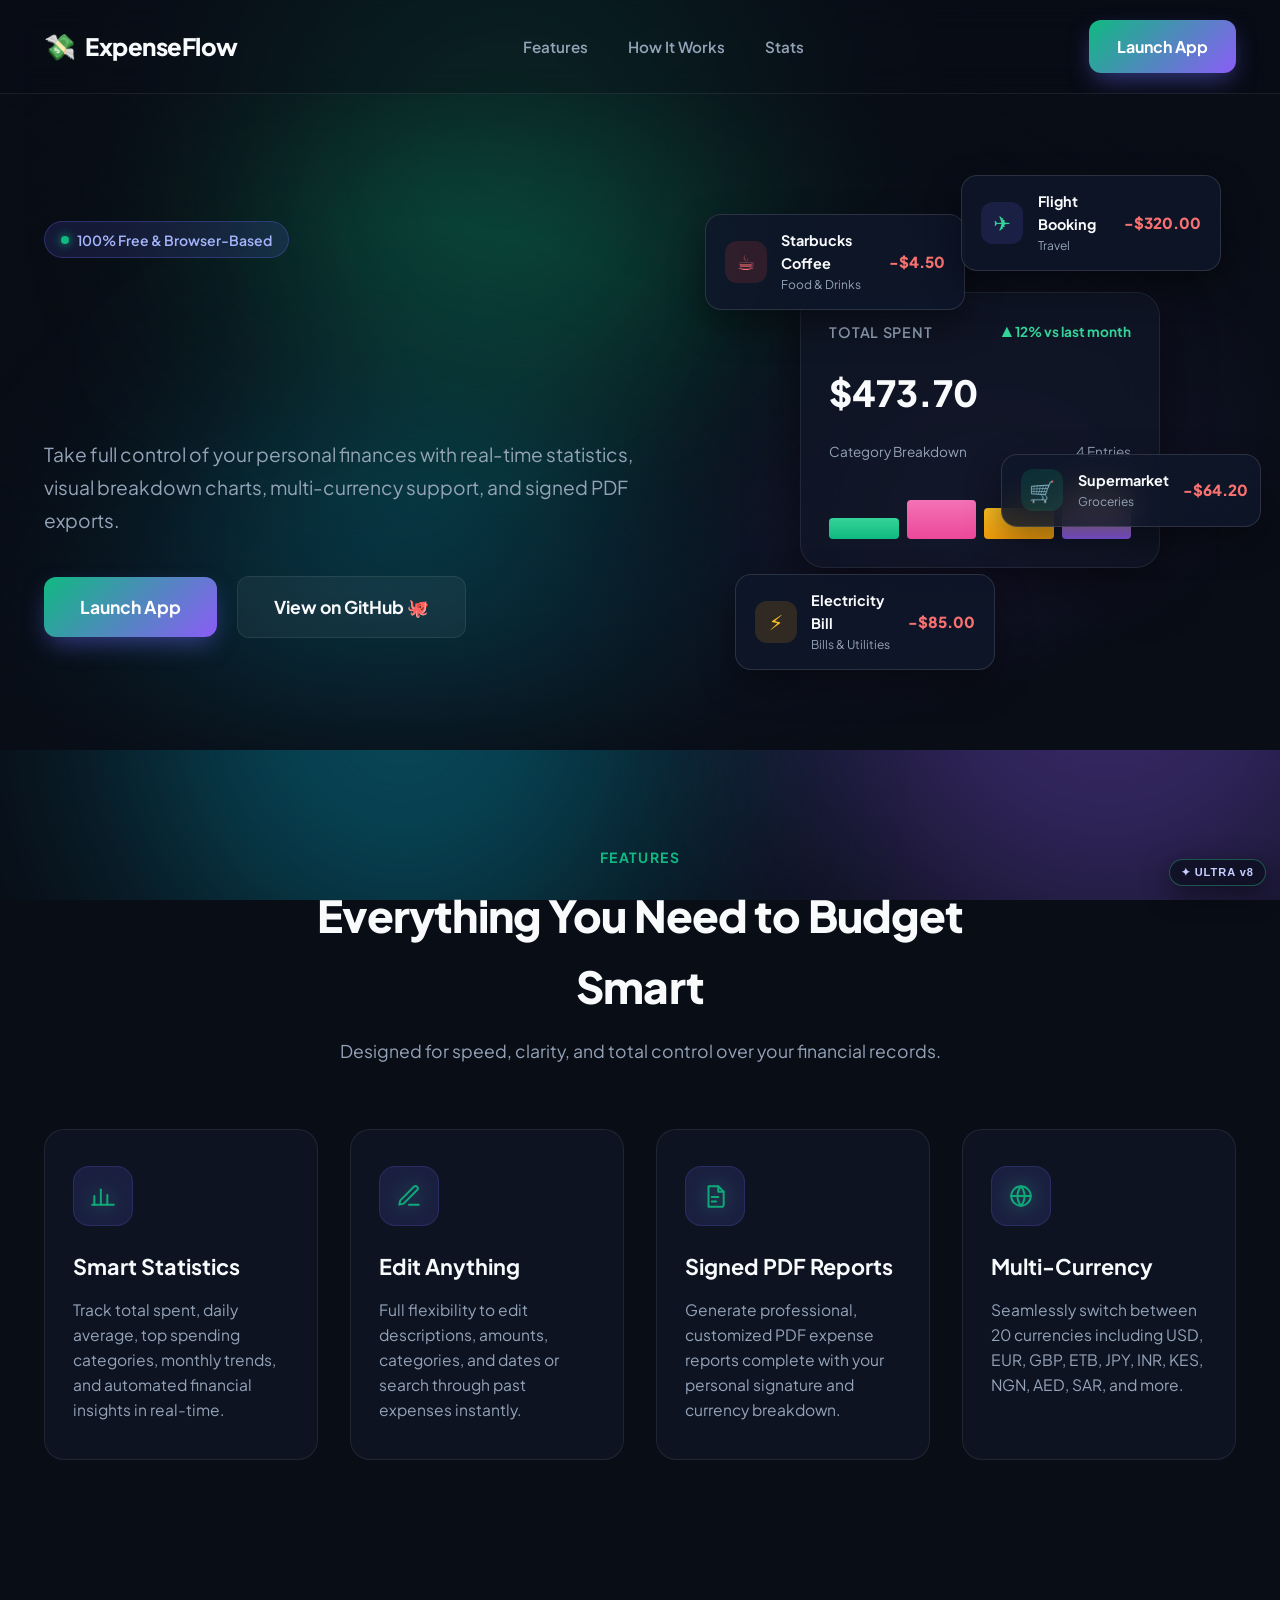
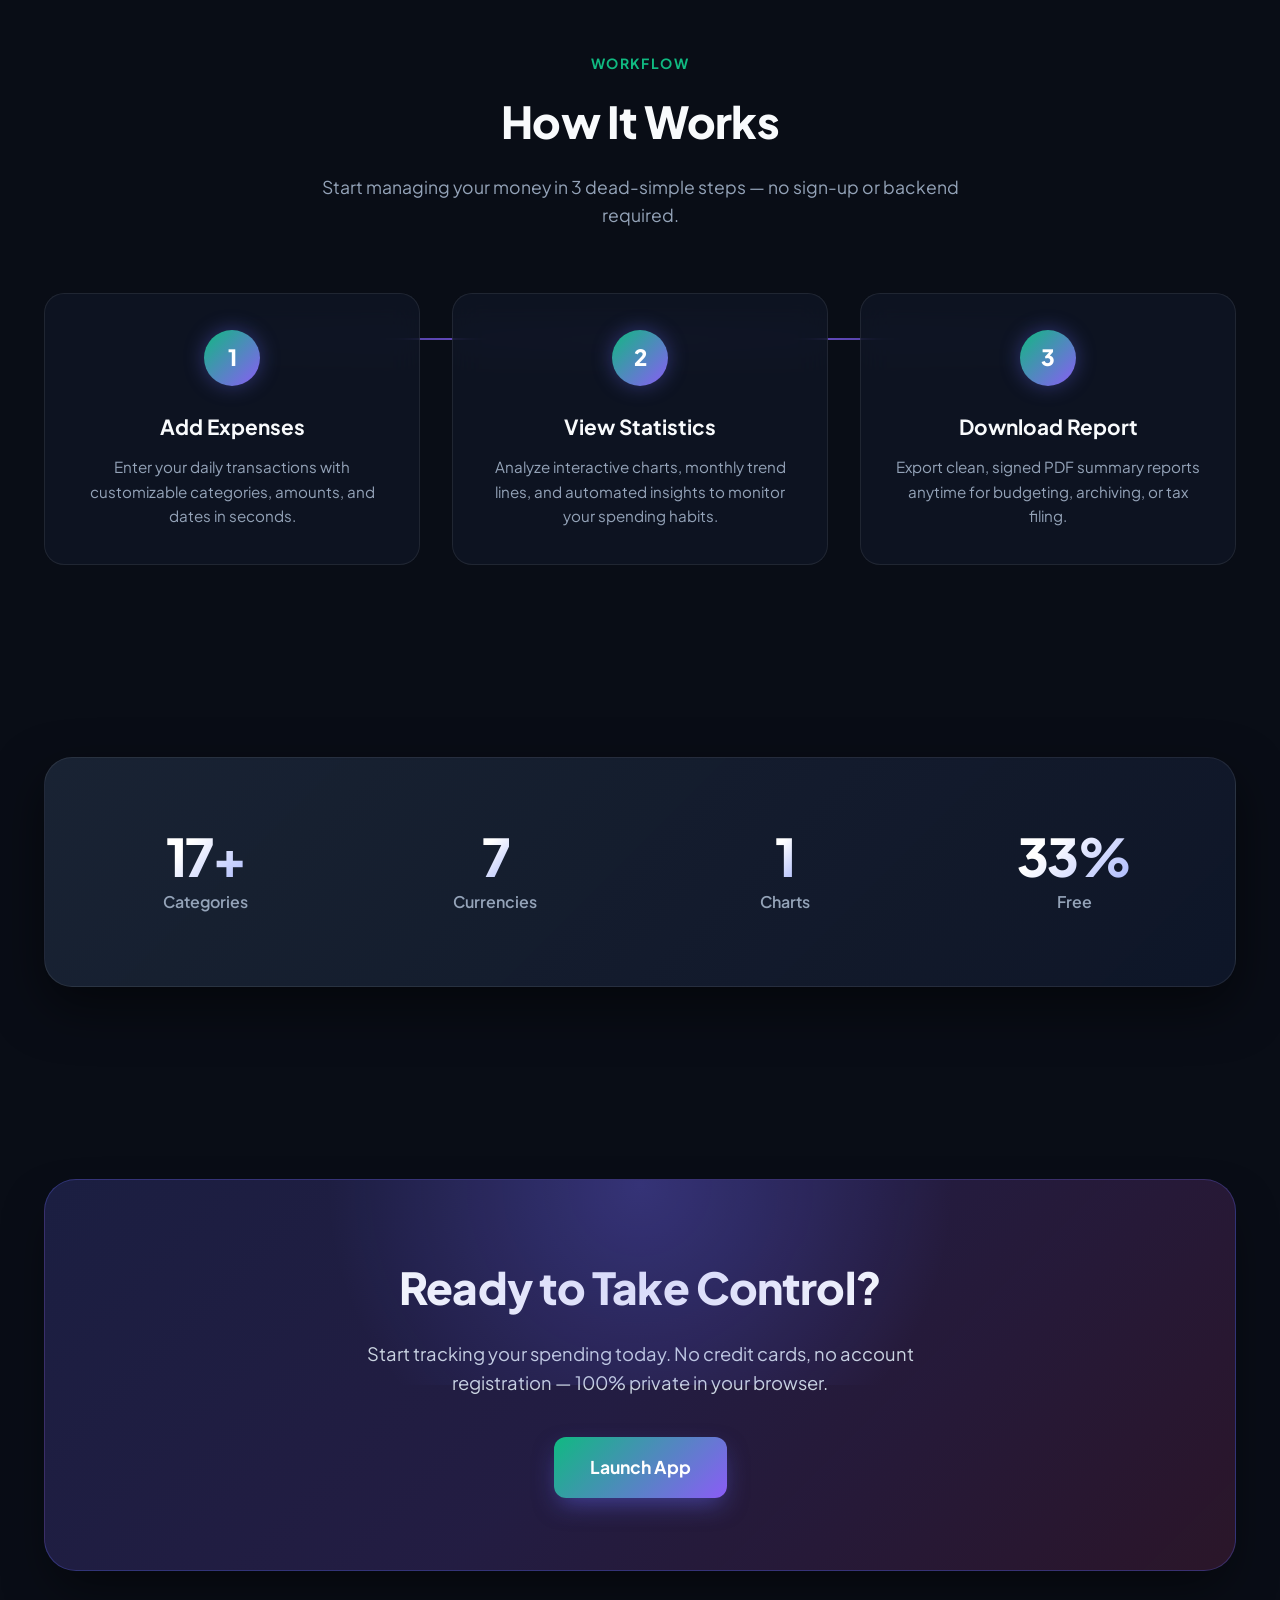
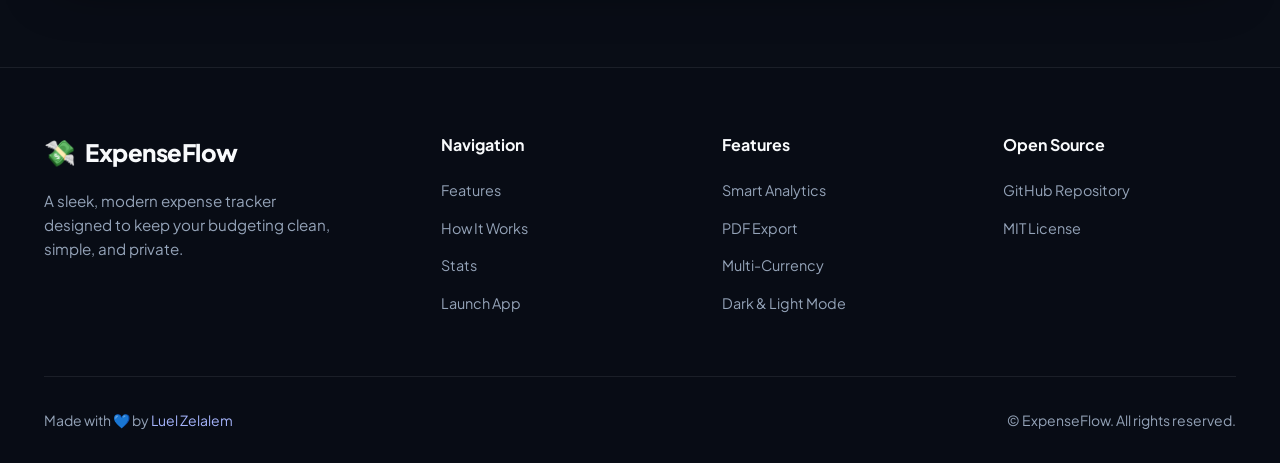
<file: index.html>
<!DOCTYPE html>
<html lang="en">
<head>
  <meta charset="UTF-8" />
  <meta name="viewport" content="width=device-width, initial-scale=1.0" />
  <title>ExpenseFlow — Track Your Spending. Own Your Budget.</title>
  <link rel="stylesheet" href="landing.css?v=8" />
<link rel="stylesheet" href="modern.css?v=8" />
<style>
/* ============ v7 LITE UPGRADES ============ */
.fx-video { position:absolute; inset:0; width:100%; height:100%; object-fit:cover; pointer-events:none; opacity:.4; z-index:0; }
.hero .fx-video { opacity:.5; }
.fx-video-shade { position:absolute; inset:0; pointer-events:none; z-index:1;
  background: radial-gradient(ellipse 80% 70% at 30% 40%, transparent 30%, var(--bg-dark) 95%); }
.hero .container, .navbar, section { position: relative; z-index: 2; }
.feature-icon-wrapper { color: var(--primary, #34d399); font-size: 0; line-height: 0; }
.feature-icon-wrapper svg { filter: drop-shadow(0 0 10px rgba(52,211,153,.55)); opacity:.9; }
/* app page: fixed cinematic video behind everything */
.fx-video-fixed { position: fixed; inset: 0; width: 100vw; height: 100vh; object-fit: cover;
  pointer-events: none; z-index: -1; opacity: .35; filter: brightness(.85) saturate(1.2); }
/* version chip */
#ultra-chip { position: fixed; right: 14px; bottom: 14px; z-index: 2147483000;
  font: 600 11px/1 'Space Grotesk', sans-serif; letter-spacing: 1px; color: #c7cfff;
  background: rgba(10,14,28,.72); border: 1px solid rgba(52,211,153,.35);
  padding: 7px 11px; border-radius: 999px; backdrop-filter: blur(10px);
  box-shadow: 0 8px 26px rgba(0,0,0,.5); pointer-events: none; }
</style>
<script type="speculationrules">{"prefetch":[{"source":"document","where":{"href_matches":"/*"},"eagerness":"conservative"}]}</script>
<style>[data-theme="light"] .fx-video, [data-theme="light"] .fx-video-fixed { opacity: .1 !important; filter: saturate(1.4); }</style>
</head>
<body>

  <!-- Ambient Background Glow Orbs -->
  <div class="bg-glow-container" aria-hidden="true">
    <div class="glow-orb glow-orb-1"></div>
    <div class="glow-orb glow-orb-2"></div>
    <div class="glow-orb glow-orb-3"></div>
  </div>

  <!-- Sticky Navbar -->
  <nav class="navbar">
    <div class="container nav-container">
      <a href="#" class="logo">
        <span class="logo-icon">💸</span>
        <span>ExpenseFlow</span>
      </a>

      <ul class="nav-links">
        <li><a href="#features">Features</a></li>
        <li><a href="#how-it-works">How It Works</a></li>
        <li><a href="#stats">Stats</a></li>
      </ul>

      <div class="nav-actions">
        <a href="login.html" class="btn btn-primary">Launch App</a>
        <button class="nav-toggle" aria-label="Toggle Navigation">☰</button>
      </div>
    </div>
  </nav>

  <!-- Hero Section -->
  <section class="hero">
    <video class="fx-video" autoplay muted loop playsinline preload="metadata" disablepictureinpicture aria-hidden="true"><source src="assets/bg-video.mp4" type="video/mp4"></video>
    <div class="fx-video-shade"></div>
    <div class="container hero-grid">
      <div class="hero-content reveal">
        <div class="badge">
          <span class="badge-dot"></span>
          <span>100% Free & Browser-Based</span>
        </div>
        <h1 class="hero-title">
          <span class="gradient-text">Track Your Spending.</span><br />
          <span class="gradient-text-accent">Own Your Budget.</span>
        </h1>
        <p class="hero-subtitle">
          Take full control of your personal finances with real-time statistics, visual breakdown charts, multi-currency support, and signed PDF exports.
        </p>
        <div class="hero-buttons">
          <a href="login.html" class="btn btn-primary btn-lg">Launch App</a>
          <a href="https://github.com/luelzelalem848-max/expenseflow" target="_blank" rel="noopener" class="btn btn-secondary btn-lg">View on GitHub 🐙</a>
        </div>
      </div>

      <!-- Animated Floating Expense Cards Background Visual -->
      <div class="hero-visual reveal delay-2">
        <!-- Floating Card 1 -->
        <div class="floating-card fc-1">
          <div class="fc-icon" style="background: rgba(239, 68, 68, 0.15); color: #f87171;">☕</div>
          <div class="fc-info">
            <h4>Starbucks Coffee</h4>
            <p>Food & Drinks</p>
          </div>
          <div class="fc-amount neg">-$4.50</div>
        </div>

        <!-- Floating Card 2 -->
        <div class="floating-card fc-2">
          <div class="fc-icon" style="background: rgba(16, 185, 129, 0.15); color: #34d399;">🛒</div>
          <div class="fc-info">
            <h4>Supermarket</h4>
            <p>Groceries</p>
          </div>
          <div class="fc-amount neg">-$64.20</div>
        </div>

        <!-- Floating Card 3 -->
        <div class="floating-card fc-3">
          <div class="fc-icon" style="background: rgba(245, 158, 11, 0.15); color: #fbbf24;">⚡</div>
          <div class="fc-info">
            <h4>Electricity Bill</h4>
            <p>Bills & Utilities</p>
          </div>
          <div class="fc-amount neg">-$85.00</div>
        </div>

        <!-- Floating Card 4 -->
        <div class="floating-card fc-4">
          <div class="fc-icon" style="background: rgba(99, 102, 241, 0.15); color: #34d399;">✈️</div>
          <div class="fc-info">
            <h4>Flight Booking</h4>
            <p>Travel</p>
          </div>
          <div class="fc-amount neg">-$320.00</div>
        </div>

        <!-- Center Summary Glass Card -->
        <div class="visual-center-card">
          <div class="center-card-header">
            <span class="center-card-title">Total Spent</span>
            <span style="font-size: 0.85rem; color: #34d399; font-weight: 700;">▲ 12% vs last month</span>
          </div>
          <div class="center-card-amount">$473.70</div>
          <div style="font-size: 0.85rem; color: var(--text-muted); display: flex; justify-content: space-between;">
            <span>Category Breakdown</span>
            <span>4 Entries</span>
          </div>
          <div class="mini-chart">
            <div class="bar" style="height: 40%; background: linear-gradient(to top, #10b981, #34d399);" title="Food"></div>
            <div class="bar" style="height: 75%; background: linear-gradient(to top, #ec4899, #f472b6);" title="Groceries"></div>
            <div class="bar" style="height: 60%; background: linear-gradient(to top, #f59e0b, #fbbf24);" title="Bills"></div>
            <div class="bar" style="height: 100%; background: linear-gradient(to top, #8b5cf6, #f5b942);" title="Travel"></div>
          </div>
        </div>
      </div>
    </div>
  </section>

  <!-- Features Section -->
  <section id="features" class="section">
    <div class="container">
      <div class="section-header reveal">
        <span class="section-subtitle">Features</span>
        <h2 class="section-title">Everything You Need to Budget Smart</h2>
        <p class="section-desc">Designed for speed, clarity, and total control over your financial records.</p>
      </div>

      <div class="features-grid">
        <!-- Feature 1 -->
        <div class="feature-card reveal delay-1">
          <div class="feature-icon-wrapper"><svg viewBox="0 0 24 24" width="26" height="26" fill="none" stroke="currentColor" stroke-width="1.8" stroke-linecap="round" stroke-linejoin="round" aria-hidden="true"><path d="M4 20v-8"/><path d="M10 20V6"/><path d="M16 20v-9"/><path d="M22 20H2"/></svg></div>
          <h3>Smart Statistics</h3>
          <p>Track total spent, daily average, top spending categories, monthly trends, and automated financial insights in real-time.</p>
        </div>

        <!-- Feature 2 -->
        <div class="feature-card reveal delay-2">
          <div class="feature-icon-wrapper"><svg viewBox="0 0 24 24" width="26" height="26" fill="none" stroke="currentColor" stroke-width="1.8" stroke-linecap="round" stroke-linejoin="round" aria-hidden="true"><path d="M12 20h9"/><path d="M16.5 3.5a2.1 2.1 0 0 1 3 3L7 19l-4 1 1-4L16.5 3.5z"/></svg></div>
          <h3>Edit Anything</h3>
          <p>Full flexibility to edit descriptions, amounts, categories, and dates or search through past expenses instantly.</p>
        </div>

        <!-- Feature 3 -->
        <div class="feature-card reveal delay-3">
          <div class="feature-icon-wrapper"><svg viewBox="0 0 24 24" width="26" height="26" fill="none" stroke="currentColor" stroke-width="1.8" stroke-linecap="round" stroke-linejoin="round" aria-hidden="true"><path d="M6 3h9l5 5v12a2 2 0 0 1-2 2H6V3z"/><path d="M15 3v5h5"/><path d="M9 13h6"/><path d="M9 17h4"/></svg></div>
          <h3>Signed PDF Reports</h3>
          <p>Generate professional, customized PDF expense reports complete with your personal signature and currency breakdown.</p>
        </div>

        <!-- Feature 4 -->
        <div class="feature-card reveal delay-4">
          <div class="feature-icon-wrapper"><svg viewBox="0 0 24 24" width="26" height="26" fill="none" stroke="currentColor" stroke-width="1.8" stroke-linecap="round" stroke-linejoin="round" aria-hidden="true"><circle cx="12" cy="12" r="9"/><path d="M3 12h18"/><path d="M12 3a14 14 0 0 1 0 18 14 14 0 0 1 0-18z"/></svg></div>
          <h3>Multi-Currency</h3>
          <p>Seamlessly switch between 20 currencies including USD, EUR, GBP, ETB, JPY, INR, KES, NGN, AED, SAR, and more.</p>
        </div>
      </div>
    </div>
  </section>

  <!-- How It Works Section -->
  <section id="how-it-works" class="section how-it-works">
    <div class="container">
      <div class="section-header reveal">
        <span class="section-subtitle">Workflow</span>
        <h2 class="section-title">How It Works</h2>
        <p class="section-desc">Start managing your money in 3 dead-simple steps — no sign-up or backend required.</p>
      </div>

      <div class="steps-wrapper">
        <!-- Step 1 -->
        <div class="step-card reveal delay-1">
          <div class="step-number">1</div>
          <h3>Add Expenses</h3>
          <p>Enter your daily transactions with customizable categories, amounts, and dates in seconds.</p>
        </div>

        <!-- Step 2 -->
        <div class="step-card reveal delay-2">
          <div class="step-number">2</div>
          <h3>View Statistics</h3>
          <p>Analyze interactive charts, monthly trend lines, and automated insights to monitor your spending habits.</p>
        </div>

        <!-- Step 3 -->
        <div class="step-card reveal delay-3">
          <div class="step-number">3</div>
          <h3>Download Report</h3>
          <p>Export clean, signed PDF summary reports anytime for budgeting, archiving, or tax filing.</p>
        </div>
      </div>
    </div>
  </section>

  <!-- Stats Section -->
  <section id="stats" class="section">
    <div class="container">
      <div class="stats-banner reveal">
        <div class="stats-grid">
          <div class="stat-item">
            <div class="stat-number-wrap">
              <span class="stat-number" data-target="50" data-suffix="+">0</span>
            </div>
            <div class="stat-title">Categories</div>
          </div>

          <div class="stat-item">
            <div class="stat-number-wrap">
              <span class="stat-number" data-target="20" data-suffix="">0</span>
            </div>
            <div class="stat-title">Currencies</div>
          </div>

          <div class="stat-item">
            <div class="stat-number-wrap">
              <span class="stat-number" data-target="3" data-suffix="">0</span>
            </div>
            <div class="stat-title">Charts</div>
          </div>

          <div class="stat-item">
            <div class="stat-number-wrap">
              <span class="stat-number" data-target="100" data-suffix="%">0</span>
            </div>
            <div class="stat-title">Free</div>
          </div>
        </div>
      </div>
    </div>
  </section>

  <!-- CTA Section -->
  <section class="section">
    <div class="container">
      <div class="cta-box reveal">
        <h2 class="cta-title">Ready to Take Control?</h2>
        <p class="cta-desc">Start tracking your spending today. No credit cards, no account registration — 100% private in your browser.</p>
        <a href="login.html" class="btn btn-primary btn-lg">Launch App</a>
      </div>
    </div>
  </section>

  <!-- Footer -->
  <footer class="footer">
    <div class="container">
      <div class="footer-grid">
        <div class="footer-brand">
          <a href="#" class="logo">
            <span class="logo-icon">💸</span>
            <span>ExpenseFlow</span>
          </a>
          <p>A sleek, modern expense tracker designed to keep your budgeting clean, simple, and private.</p>
        </div>

        <div class="footer-col">
          <h4>Navigation</h4>
          <ul>
            <li><a href="#features">Features</a></li>
            <li><a href="#how-it-works">How It Works</a></li>
            <li><a href="#stats">Stats</a></li>
            <li><a href="app.html">Launch App</a></li>
          </ul>
        </div>

        <div class="footer-col">
          <h4>Features</h4>
          <ul>
            <li><a href="app.html">Smart Analytics</a></li>
            <li><a href="app.html">PDF Export</a></li>
            <li><a href="app.html">Multi-Currency</a></li>
            <li><a href="app.html">Dark & Light Mode</a></li>
          </ul>
        </div>

        <div class="footer-col">
          <h4>Open Source</h4>
          <ul>
            <li><a href="https://github.com/luelzelalem848-max/expenseflow" target="_blank" rel="noopener">GitHub Repository</a></li>
            <li><a href="https://github.com/luelzelalem848-max/expenseflow/blob/main/LICENSE" target="_blank" rel="noopener">MIT License</a></li>
          </ul>
        </div>
      </div>

      <div class="footer-bottom">
        <div>Made with 💙 by <a href="https://github.com/luelzelalem848-max" target="_blank" rel="noopener">Luel Zelalem</a></div>
        <div>&copy; ExpenseFlow. All rights reserved.</div>
      </div>
    </div>
  </footer>

  <script src="landing.js?v=8"></script>
<script src="kinetic.js?v=8"></script>
<script src="modern.js?v=8"></script>
<script>document.addEventListener("DOMContentLoaded",function(){var c=document.createElement("div");c.id="ultra-chip";c.textContent="✦ ULTRA v8";document.body.appendChild(c);});</script>
</body>
</html>
</file>
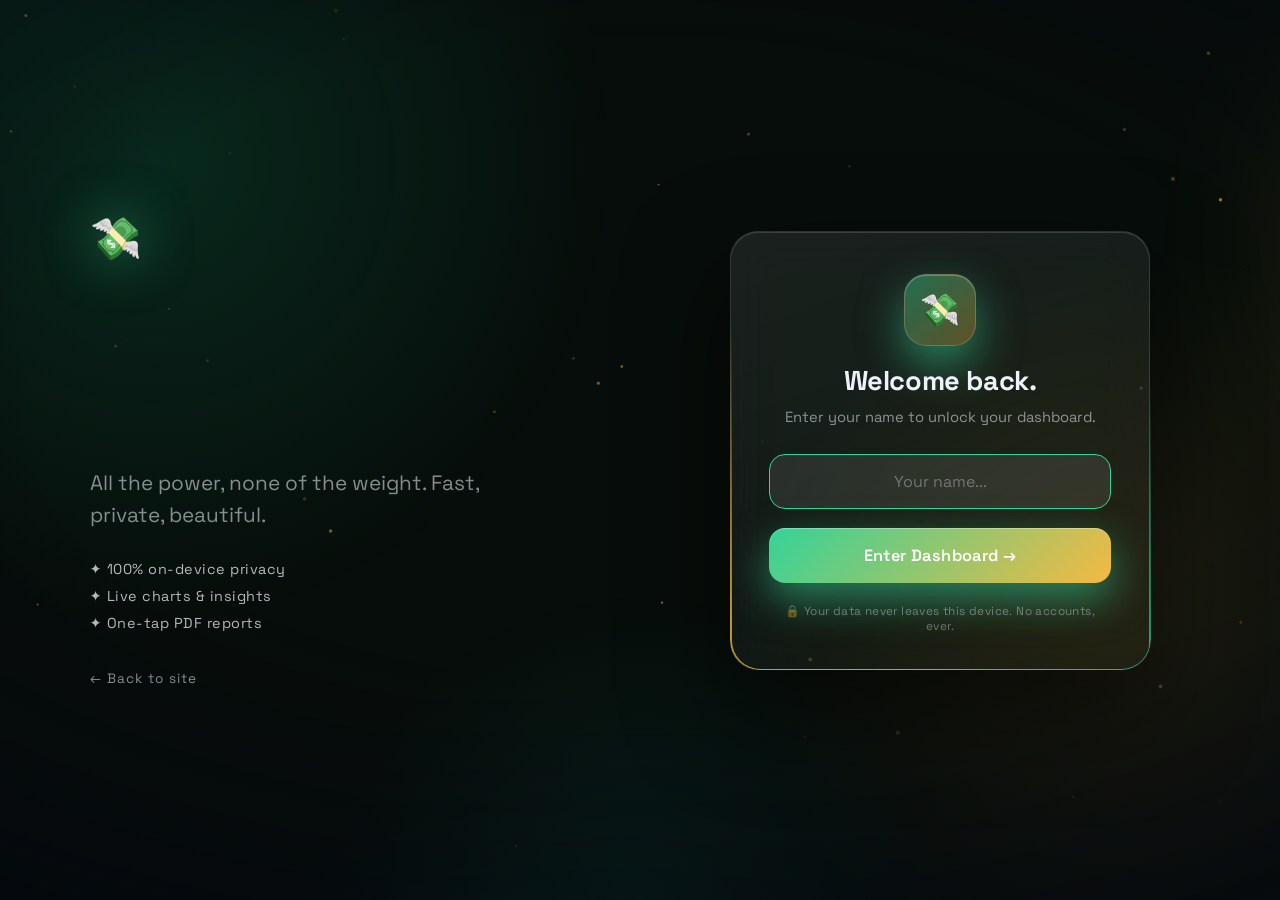
<file: login.html>
<!DOCTYPE html>
<html lang="en">
<head>
  <meta charset="UTF-8" />
  <meta name="viewport" content="width=device-width, initial-scale=1.0" />
  <title>ExpenseFlow Lite — Sign In</title>
  <link href="https://fonts.googleapis.com/css2?family=Space+Grotesk:wght@400;500;600;700&family=Inter:wght@400;500&display=swap" rel="stylesheet">
  <link href="https://api.fontshare.com/v2/css?f[]=clash-display@500,600,700&display=swap" rel="stylesheet">
  <link rel="stylesheet" href="login-screen.css?v=8" />
  <link rel="stylesheet" href="login-pro.css?v=8" />
  <link rel="stylesheet" href="modern.css?v=8" />
<style>
  body { background: #070d0a; }
  .lg-bgmesh { position: fixed; inset: 0; z-index: 0; pointer-events: none;
    background:
      radial-gradient(60vmax 60vmax at 12% 18%, rgba(16,185,129,.16), transparent 60%),
      radial-gradient(50vmax 50vmax at 88% 70%, rgba(245,185,66,.10), transparent 60%),
      radial-gradient(40vmax 40vmax at 50% 100%, rgba(13,148,136,.12), transparent 60%); }
</style>
</head>
<body>
<div class="lg-stage">
  <div class="lg-bgmesh"></div>
  <div class="lg-vignette"></div>
</div>

<div class="lg-grid">
  <div class="lg-brand rv-in">
    <div class="lg-brand-logo">💸</div>
    <h1 class="lg-brand-name">ExpenseFlow <span style="opacity:.6;font-weight:500">Lite</span></h1>
    <p class="lg-brand-tag">All the power, none of the weight. Fast, private, beautiful.</p>
    <div class="lg-brand-points">
      <div>✦ 100% on-device privacy</div>
      <div>✦ Live charts &amp; insights</div>
      <div>✦ One-tap PDF reports</div>
    </div>
    <a class="lg-back" href="index.html">← Back to site</a>
  </div>

  <div class="lg-center">
    <form class="lg-card" id="lgCard" autocomplete="off">
      <div class="lg-halo"></div>
      <div class="lg-logo">💸</div>
      <h2 class="lg-title">Welcome back.</h2>
      <p class="lg-sub">Enter your name to unlock your dashboard.</p>
      <input class="lg-input" id="lgName" type="text" placeholder="Your name..." maxlength="40" autocomplete="off" />
      <p class="lg-error" id="lgError">Please tell us your name first ✍️</p>
      <button class="lg-cta" type="submit" id="lgCta">Enter Dashboard →</button>
      <p class="lg-foot">🔒 Your data never leaves this device. No accounts, ever.</p>
    </form>
  </div>
</div>

<script src="login-pro.js?v=8"></script>
<script>
(function () {
  var input = document.getElementById('lgName'),
      card = document.getElementById('lgCard'),
      err = document.getElementById('lgError'),
      cta = document.getElementById('lgCta');
  setTimeout(function () { input.focus(); }, 700);

  function go() {
    var name = (input.value || '').trim();
    if (!name) {
      err.classList.add('lg-show');
      card.classList.remove('lg-shake');
      void card.offsetWidth;
      card.classList.add('lg-shake');
      input.focus();
      return;
    }
    localStorage.setItem('expenseflow_name', name);
    cta.textContent = 'Unlocking...';
    card.classList.add('lg-closing');
    setTimeout(function () { location.href = 'app.html'; }, 460);
  }
  card.addEventListener('submit', function (e) { e.preventDefault(); go(); });
  input.addEventListener('input', function () { err.classList.remove('lg-show'); });
})();
</script>
  <script src="modern.js?v=8"></script>
</body>
</html>
</file>
<file: landing.css>
/* ==========================================================================
   ExpenseFlow Landing Page Styles — Modern Dark Glassmorphism Theme
   ========================================================================== */

@import url('https://fonts.googleapis.com/css2?family=Plus+Jakarta+Sans:wght@400;500;600;700;800&display=swap');

:root {
  --font-family: 'Plus Jakarta Sans', system-ui, -apple-system, sans-serif;
  
  /* Color Palette */
  --primary: #10b981;
  --primary-hover: #047857;
  --primary-light: rgba(99, 102, 241, 0.15);
  --primary-glow: rgba(99, 102, 241, 0.4);
  
  --accent-purple: #8b5cf6;
  --accent-pink: #ec4899;
  --accent-cyan: #06b6d4;
  --accent-green: #10b981;
  --accent-orange: #f59e0b;
  
  --bg-dark: #090d16;
  --bg-surface: #0f172a;
  --bg-card: rgba(17, 24, 39, 0.7);
  --bg-card-hover: rgba(30, 41, 59, 0.8);
  
  --text-main: #f8fafc;
  --text-muted: #94a3b8;
  --text-sub: #cbd5e1;
  
  --border-glass: rgba(255, 255, 255, 0.08);
  --border-hover: rgba(99, 102, 241, 0.4);
  --glass-shadow: 0 20px 50px rgba(0, 0, 0, 0.5);
  --glow-shadow: 0 0 35px rgba(99, 102, 241, 0.3);
}

/* Reset & Base Styles */
*, *::before, *::after {
  box-sizing: border-box;
  margin: 0;
  padding: 0;
}

html {
  scroll-behavior: smooth;
  font-size: 16px;
}

body {
  font-family: var(--font-family);
  background-color: var(--bg-dark);
  color: var(--text-main);
  line-height: 1.6;
  overflow-x: hidden;
  position: relative;
}

/* Ambient Background Glow Orbs */
.bg-glow-container {
  position: fixed;
  top: 0;
  left: 0;
  width: 100vw;
  height: 100vh;
  pointer-events: none;
  z-index: -1;
  overflow: hidden;
}

.glow-orb {
  position: absolute;
  border-radius: 50%;
  filter: blur(120px);
  opacity: 0.35;
  animation: pulse-glow 10s ease-in-out infinite alternate;
}

.glow-orb-1 {
  top: -10%;
  left: 20%;
  width: 500px;
  height: 500px;
  background: var(--primary);
}

.glow-orb-2 {
  top: 40%;
  right: -10%;
  width: 600px;
  height: 600px;
  background: var(--accent-purple);
  animation-delay: -3s;
}

.glow-orb-3 {
  bottom: -10%;
  left: 10%;
  width: 550px;
  height: 550px;
  background: var(--accent-cyan);
  animation-delay: -6s;
}

@keyframes pulse-glow {
  0% { transform: scale(1) translateY(0); opacity: 0.25; }
  100% { transform: scale(1.15) translateY(-30px); opacity: 0.45; }
}

/* Utility Containers */
.container {
  width: 100%;
  max-width: 1240px;
  margin: 0 auto;
  padding: 0 1.5rem;
}

/* Gradient Text */
.gradient-text {
  background: linear-gradient(135deg, #ffffff 0%, #cbd5e1 40%, #34d399 70%, #f5b942 100%);
  -webkit-background-clip: text;
  -webkit-text-fill-color: transparent;
  background-clip: text;
}

.gradient-text-accent {
  background: linear-gradient(135deg, #34d399 0%, #f5b942 50%, #f472b6 100%);
  -webkit-background-clip: text;
  -webkit-text-fill-color: transparent;
  background-clip: text;
}

/* Buttons */
.btn {
  display: inline-flex;
  align-items: center;
  justify-content: center;
  gap: 0.6rem;
  padding: 0.85rem 1.75rem;
  border-radius: 12px;
  white-space: nowrap;
  font-weight: 700;
  font-size: 1rem;
  text-decoration: none;
  transition: all 0.3s cubic-bezier(0.16, 1, 0.3, 1);
  cursor: pointer;
  border: none;
}

.btn-primary {
  background: linear-gradient(135deg, var(--primary) 0%, var(--accent-purple) 100%);
  color: #ffffff;
  box-shadow: 0 10px 25px -5px rgba(99, 102, 241, 0.5);
}

.btn-primary:hover {
  transform: translateY(-3px) scale(1.02);
  box-shadow: 0 15px 35px -5px rgba(99, 102, 241, 0.7);
  background: linear-gradient(135deg, #047857 0%, #0d9488 100%);
}

.btn-secondary {
  background: rgba(255, 255, 255, 0.05);
  color: var(--text-main);
  border: 1px solid var(--border-glass);
  backdrop-filter: blur(10px);
}

.btn-secondary:hover {
  background: rgba(255, 255, 255, 0.1);
  border-color: rgba(255, 255, 255, 0.25);
  transform: translateY(-3px);
  color: #ffffff;
}

.btn-lg {
  padding: 1rem 2.25rem;
  font-size: 1.1rem;
}

/* Scroll Reveal Animations */
.reveal {
  opacity: 0;
  transform: translateY(40px);
  transition: opacity 0.8s cubic-bezier(0.16, 1, 0.3, 1), transform 0.8s cubic-bezier(0.16, 1, 0.3, 1);
}

.reveal.active {
  opacity: 1;
  transform: translateY(0);
}

/* Stagger delay classes */
.delay-1 { transition-delay: 0.1s; }
.delay-2 { transition-delay: 0.2s; }
.delay-3 { transition-delay: 0.3s; }
.delay-4 { transition-delay: 0.4s; }

/* ==========================================================================
   Header & Navigation
   ========================================================================== */
.navbar {
  position: sticky;
  top: 0;
  left: 0;
  width: 100%;
  z-index: 1000;
  padding: 1.25rem 0;
  transition: all 0.3s ease;
  background: rgba(9, 13, 22, 0.6);
  backdrop-filter: blur(16px);
  -webkit-backdrop-filter: blur(16px);
  border-bottom: 1px solid var(--border-glass);
}

.navbar.scrolled {
  padding: 0.85rem 0;
  background: rgba(9, 13, 22, 0.92);
  box-shadow: 0 10px 30px rgba(0, 0, 0, 0.5);
}

.nav-container {
  display: flex;
  align-items: center;
  justify-content: space-between;
}

.logo {
  display: flex;
  align-items: center;
  gap: 0.6rem;
  font-size: 1.5rem;
  font-weight: 800;
  color: var(--text-main);
  text-decoration: none;
  letter-spacing: -0.02em;
}

.logo-icon {
  font-size: 1.6rem;
}

.nav-links {
  display: flex;
  align-items: center;
  gap: 2.5rem;
  list-style: none;
}

.nav-links a {
  color: var(--text-muted);
  text-decoration: none;
  font-weight: 600;
  font-size: 0.95rem;
  transition: color 0.25s ease;
}

.nav-links a:hover {
  color: var(--text-main);
}

.nav-actions {
  display: flex;
  align-items: center;
  gap: 1rem;
}

.nav-toggle {
  display: none;
  background: transparent;
  border: none;
  color: var(--text-main);
  font-size: 1.75rem;
  cursor: pointer;
}

/* ==========================================================================
   Hero Section
   ========================================================================== */
.hero {
  padding: 6rem 0 5rem;
  position: relative;
  overflow: hidden;
}

.hero-grid {
  display: grid;
  grid-template-columns: 1.1fr 0.9fr;
  gap: 3.5rem;
  align-items: center;
}

.hero-content {
  max-width: 640px;
}

.badge {
  display: inline-flex;
  align-items: center;
  gap: 0.5rem;
  padding: 0.4rem 1rem;
  border-radius: 9999px;
  background: var(--primary-light);
  border: 1px solid rgba(99, 102, 241, 0.3);
  color: #a5b4fc;
  font-size: 0.875rem;
  font-weight: 600;
  margin-bottom: 1.5rem;
}

.badge-dot {
  width: 8px;
  height: 8px;
  border-radius: 50%;
  background: #10b981;
  box-shadow: 0 0 10px #10b981;
}

.hero-title {
  font-size: 3.75rem;
  font-weight: 800;
  line-height: 1.1;
  letter-spacing: -0.03em;
  margin-bottom: 1.5rem;
}

.hero-subtitle {
  font-size: 1.2rem;
  color: var(--text-muted);
  line-height: 1.7;
  margin-bottom: 2.5rem;
}

.hero-buttons {
  display: flex;
  align-items: center;
  gap: 1.25rem;
  flex-wrap: wrap;
}

/* Floating Cards Mockup Visual */
.hero-visual {
  position: relative;
  height: 480px;
  display: flex;
  align-items: center;
  justify-content: center;
}

.visual-center-card {
  width: 100%;
  max-width: 360px;
  background: var(--bg-card);
  backdrop-filter: blur(20px);
  -webkit-backdrop-filter: blur(20px);
  border: 1px solid var(--border-glass);
  border-radius: 24px;
  padding: 1.75rem;
  box-shadow: var(--glass-shadow);
  z-index: 2;
  position: relative;
}

.center-card-header {
  display: flex;
  justify-content: space-between;
  align-items: center;
  margin-bottom: 1.25rem;
}

.center-card-title {
  font-size: 0.9rem;
  color: var(--text-muted);
  font-weight: 600;
  text-transform: uppercase;
  letter-spacing: 0.05em;
}

.center-card-amount {
  font-size: 2.25rem;
  font-weight: 800;
  color: var(--text-main);
  margin-bottom: 1.25rem;
}

.mini-chart {
  display: flex;
  align-items: flex-end;
  gap: 8px;
  height: 60px;
  margin-top: 1rem;
  padding-top: 0.5rem;
}

.bar {
  flex: 1;
  background: linear-gradient(to top, var(--primary), var(--accent-purple));
  border-radius: 4px;
  transition: height 0.5s ease;
}

/* Animated Floating Cards */
.floating-card {
  position: absolute;
  background: rgba(15, 23, 42, 0.85);
  backdrop-filter: blur(16px);
  -webkit-backdrop-filter: blur(16px);
  border: 1px solid rgba(255, 255, 255, 0.12);
  border-radius: 16px;
  padding: 0.9rem 1.2rem;
  display: flex;
  align-items: center;
  gap: 0.9rem;
  box-shadow: 0 15px 35px rgba(0, 0, 0, 0.4);
  z-index: 3;
  width: max-content;
  max-width: 260px;
}

.fc-icon {
  width: 42px;
  height: 42px;
  border-radius: 12px;
  display: flex;
  align-items: center;
  justify-content: center;
  font-size: 1.3rem;
  flex-shrink: 0;
}

.fc-info h4 {
  font-size: 0.9rem;
  font-weight: 700;
  color: var(--text-main);
}

.fc-info p {
  font-size: 0.75rem;
  color: var(--text-muted);
}

.fc-amount {
  font-weight: 800;
  font-size: 0.95rem;
  margin-left: auto;
}

.fc-amount.neg {
  color: #f87171;
}

/* Floating Animations */
.fc-1 {
  top: 5%;
  left: -20px;
  animation: float-1 6s ease-in-out infinite;
}

.fc-2 {
  top: 55%;
  right: -25px;
  animation: float-2 7s ease-in-out infinite 1s;
}

.fc-3 {
  bottom: 0%;
  left: 10px;
  animation: float-3 8s ease-in-out infinite 2s;
}

.fc-4 {
  top: -15px;
  right: 15px;
  animation: float-4 6.5s ease-in-out infinite 0.5s;
}

@keyframes float-1 {
  0%, 100% { transform: translateY(0px) rotate(-2deg); }
  50% { transform: translateY(-16px) rotate(1deg); }
}

@keyframes float-2 {
  0%, 100% { transform: translateY(0px) rotate(2deg); }
  50% { transform: translateY(-18px) rotate(-1deg); }
}

@keyframes float-3 {
  0%, 100% { transform: translateY(0px) rotate(-1deg); }
  50% { transform: translateY(-14px) rotate(2deg); }
}

@keyframes float-4 {
  0%, 100% { transform: translateY(0px) rotate(1deg); }
  50% { transform: translateY(-15px) rotate(-2deg); }
}

/* ==========================================================================
   Features Section
   ========================================================================== */
.section {
  padding: 6rem 0;
}

.section-header {
  text-align: center;
  max-width: 680px;
  margin: 0 auto 4rem;
}

.section-subtitle {
  color: var(--primary);
  font-weight: 700;
  text-transform: uppercase;
  letter-spacing: 0.1em;
  font-size: 0.875rem;
  margin-bottom: 0.75rem;
  display: block;
}

.section-title {
  font-size: 2.75rem;
  font-weight: 800;
  letter-spacing: -0.02em;
  margin-bottom: 1rem;
}

.section-desc {
  color: var(--text-muted);
  font-size: 1.1rem;
}

.features-grid {
  display: grid;
  grid-template-columns: repeat(auto-fit, minmax(260px, 1fr));
  gap: 2rem;
}

.feature-card {
  background: var(--bg-card);
  backdrop-filter: blur(16px);
  -webkit-backdrop-filter: blur(16px);
  border: 1px solid var(--border-glass);
  border-radius: 20px;
  padding: 2.25rem 1.75rem;
  transition: all 0.35s ease;
  position: relative;
  overflow: hidden;
}

.feature-card::before {
  content: '';
  position: absolute;
  top: 0;
  left: 0;
  width: 100%;
  height: 3px;
  background: linear-gradient(90deg, transparent, var(--primary), transparent);
  opacity: 0;
  transition: opacity 0.35s ease;
}

.feature-card:hover {
  transform: translateY(-8px);
  border-color: var(--border-hover);
  background: var(--bg-card-hover);
  box-shadow: 0 20px 40px rgba(0, 0, 0, 0.4);
}

.feature-card:hover::before {
  opacity: 1;
}

.feature-icon-wrapper {
  width: 60px;
  height: 60px;
  border-radius: 16px;
  background: var(--primary-light);
  border: 1px solid rgba(99, 102, 241, 0.2);
  display: flex;
  align-items: center;
  justify-content: center;
  font-size: 1.8rem;
  margin-bottom: 1.5rem;
}

.feature-card h3 {
  font-size: 1.35rem;
  font-weight: 700;
  margin-bottom: 0.85rem;
  color: var(--text-main);
}

.feature-card p {
  color: var(--text-muted);
  font-size: 0.975rem;
  line-height: 1.6;
}

/* ==========================================================================
   How It Works Section
   ========================================================================== */
.how-it-works {
  position: relative;
}

.steps-wrapper {
  display: grid;
  grid-template-columns: repeat(3, 1fr);
  gap: 2rem;
  position: relative;
}

.steps-wrapper::before {
  content: '';
  position: absolute;
  top: 45px;
  left: 15%;
  right: 15%;
  height: 2px;
  background: linear-gradient(90deg, var(--primary-glow), var(--accent-purple), var(--primary-glow));
  z-index: 0;
}

.step-card {
  background: var(--bg-card);
  backdrop-filter: blur(16px);
  -webkit-backdrop-filter: blur(16px);
  border: 1px solid var(--border-glass);
  border-radius: 20px;
  padding: 2.25rem 1.75rem;
  text-align: center;
  position: relative;
  z-index: 1;
  transition: transform 0.3s ease;
}

.step-card:hover {
  transform: translateY(-6px);
  border-color: var(--border-hover);
}

.step-number {
  width: 56px;
  height: 56px;
  border-radius: 50%;
  background: linear-gradient(135deg, var(--primary) 0%, var(--accent-purple) 100%);
  color: #ffffff;
  font-size: 1.4rem;
  font-weight: 800;
  display: flex;
  align-items: center;
  justify-content: center;
  margin: 0 auto 1.5rem;
  box-shadow: 0 0 20px rgba(99, 102, 241, 0.4);
}

.step-card h3 {
  font-size: 1.3rem;
  font-weight: 700;
  margin-bottom: 0.75rem;
}

.step-card p {
  color: var(--text-muted);
  font-size: 0.95rem;
  line-height: 1.6;
}

/* ==========================================================================
   Stats Section
   ========================================================================== */
.stats-banner {
  background: linear-gradient(135deg, rgba(30, 41, 59, 0.8) 0%, rgba(15, 23, 42, 0.9) 100%);
  border: 1px solid var(--border-glass);
  border-radius: 28px;
  padding: 3.5rem 2rem;
  box-shadow: var(--glass-shadow);
}

.stats-grid {
  display: grid;
  grid-template-columns: repeat(4, 1fr);
  gap: 2rem;
  text-align: center;
}

.stat-item {
  padding: 1rem;
}

.stat-number-wrap {
  font-size: 3.25rem;
  font-weight: 800;
  color: var(--text-main);
  letter-spacing: -0.03em;
  margin-bottom: 0.4rem;
  line-height: 1;
}

.stat-number {
  background: linear-gradient(135deg, #ffffff 30%, #a5b4fc 100%);
  -webkit-background-clip: text;
  -webkit-text-fill-color: transparent;
  background-clip: text;
}

.stat-title {
  color: var(--text-muted);
  font-size: 1rem;
  font-weight: 600;
}

/* ==========================================================================
   CTA Section
   ========================================================================== */
.cta-box {
  background: linear-gradient(135deg, rgba(99, 102, 241, 0.2) 0%, rgba(139, 92, 246, 0.2) 50%, rgba(236, 72, 153, 0.15) 100%);
  border: 1px solid rgba(99, 102, 241, 0.3);
  border-radius: 32px;
  padding: 4.5rem 2rem;
  text-align: center;
  position: relative;
  overflow: hidden;
  box-shadow: 0 25px 50px -12px rgba(0, 0, 0, 0.5);
}

.cta-box::before {
  content: '';
  position: absolute;
  top: -50%;
  left: 50%;
  transform: translateX(-50%);
  width: 800px;
  height: 400px;
  background: radial-gradient(circle, rgba(99, 102, 241, 0.3) 0%, transparent 70%);
  pointer-events: none;
}

.cta-title {
  font-size: 2.75rem;
  font-weight: 800;
  margin-bottom: 1rem;
  letter-spacing: -0.02em;
}

.cta-desc {
  font-size: 1.15rem;
  color: var(--text-sub);
  max-width: 600px;
  margin: 0 auto 2.5rem;
}

/* ==========================================================================
   Footer
   ========================================================================== */
.footer {
  border-top: 1px solid var(--border-glass);
  padding: 4rem 0 2rem;
  background: rgba(9, 13, 22, 0.8);
}

.footer-grid {
  display: grid;
  grid-template-columns: 1.5fr repeat(3, 1fr);
  gap: 3rem;
  margin-bottom: 3rem;
}

.footer-brand p {
  color: var(--text-muted);
  margin-top: 1rem;
  font-size: 0.95rem;
  max-width: 300px;
}

.footer-col h4 {
  color: var(--text-main);
  font-size: 1rem;
  font-weight: 700;
  margin-bottom: 1.25rem;
}

.footer-col ul {
  list-style: none;
}

.footer-col ul li {
  margin-bottom: 0.75rem;
}

.footer-col ul li a {
  color: var(--text-muted);
  text-decoration: none;
  font-size: 0.9rem;
  transition: color 0.2s ease;
}

.footer-col ul li a:hover {
  color: var(--text-main);
}

.footer-bottom {
  display: flex;
  justify-content: space-between;
  align-items: center;
  padding-top: 2rem;
  border-top: 1px solid var(--border-glass);
  color: var(--text-muted);
  font-size: 0.875rem;
}

.footer-bottom a {
  color: #a5b4fc;
  text-decoration: none;
  transition: color 0.2s ease;
}

.footer-bottom a:hover {
  color: #ffffff;
}

/* ==========================================================================
   Responsive Design
   ========================================================================== */
@media (max-width: 1024px) {
  .hero-title {
    font-size: 3rem;
  }
  .steps-wrapper {
    grid-template-columns: 1fr;
    gap: 1.5rem;
  }
  .steps-wrapper::before {
    display: none;
  }
  .stats-grid {
    grid-template-columns: repeat(2, 1fr);
    gap: 2.5rem;
  }
  .hero-grid {
    grid-template-columns: 1fr;
    gap: 3rem;
  }
  .hero-content {
    max-width: 100%;
    text-align: center;
  }
  .badge {
    margin-left: auto;
    margin-right: auto;
  }
  .hero-buttons {
    justify-content: center;
  }
}

@media (max-width: 768px) {
  .nav-links {
    position: fixed;
    top: 70px;
    left: 0;
    width: 100%;
    background: rgba(15, 23, 42, 0.97);
    backdrop-filter: blur(20px);
    flex-direction: column;
    padding: 2rem 0;
    gap: 1.5rem;
    border-bottom: 1px solid var(--border-glass);
    display: none;
  }

  .nav-links.nav-active {
    display: flex;
  }

  .nav-toggle {
    display: block;
  }

  .hero-title {
    font-size: 2.35rem;
  }

  .section-title, .cta-title {
    font-size: 2rem;
  }

  .stats-grid {
    grid-template-columns: 1fr 1fr;
  }

  .footer-grid {
    grid-template-columns: 1fr 1fr;
  }

  .floating-card {
    display: none; /* Hide floating cards on mobile to avoid screen overlap */
  }
}

@media (max-width: 480px) {
  .stats-grid {
    grid-template-columns: 1fr;
  }
  .footer-grid {
    grid-template-columns: 1fr;
  }
  .footer-bottom {
    flex-direction: column;
    gap: 1rem;
    text-align: center;
  }
}
</file>
<file: modern.css>
/* ================================================================
   v7 MODERN WEB PACK — latest platform features, progressively enhanced
   ================================================================ */

/* 1. Cross-document View Transitions — app-like page morphs
      (Chrome 126+, Safari 18.2+; ignored elsewhere) */
@view-transition { navigation: auto; }

/* 2. Smooth anchor scrolling */
html { scroll-behavior: smooth; }
@media (prefers-reduced-motion: reduce) { html { scroll-behavior: auto; } }

/* 3. Scroll progress bar */
#fx-progress {
  position: fixed; top: 0; left: 0; right: 0; height: 2.5px;
  z-index: 2147483299; pointer-events: none;
  transform-origin: 0 50%; transform: scaleX(0);
  background: linear-gradient(90deg, #34d399, #f5b942, #f5b942);
  box-shadow: 0 0 14px rgba(52,211,153,.55);
}

/* 4. Native CSS scroll-driven parallax (Chromium; no JS needed) */
@supports (animation-timeline: view()) {
  .hero-inner {
    animation: fx-hero-drift both linear;
    animation-timeline: view();
    animation-range: entry 0% exit 100%;
  }
  @keyframes fx-hero-drift {
    to { transform: translateY(-72px) scale(.94); opacity: .12; }
  }
  .fx-hero {
    animation: fx-app-hero-drift both linear;
    animation-timeline: view();
    animation-range: exit 0% exit 90%;
  }
  @keyframes fx-app-hero-drift {
    to { transform: scale(.965); opacity: .25; }
  }
}

/* 5. Kinetic letters */
.kl { display: inline-block; will-change: transform, opacity; }

/* 6. Themed scrollbar */
::-webkit-scrollbar { width: 10px; height: 10px; }
::-webkit-scrollbar-track { background: rgba(255,255,255,.03); }
::-webkit-scrollbar-thumb {
  background: linear-gradient(180deg, rgba(52,211,153,.5), rgba(192,132,252,.5));
  border-radius: 99px; border: 2px solid rgba(0,0,0,.35);
}
::-webkit-scrollbar-thumb:hover { background: linear-gradient(180deg, rgba(52,211,153,.8), rgba(192,132,252,.8)); }
html { scrollbar-color: rgba(52,211,153,.5) rgba(255,255,255,.03); scrollbar-width: thin; }

/* 7. Tabular numerals for stats */
.stat-value, .hero-num, #totalSpent, #monthSpent, .stat-card b { font-variant-numeric: tabular-nums; }

@media (prefers-reduced-motion: reduce) {
  ::view-transition-old(root), ::view-transition-new(root) { animation: none; }
  .kl { animation: none !important; }
}
</file>
<file: login-screen.css>
/* ================================================================
   ExpenseFlow — full-page login screen (v5, from scratch)
   ================================================================ */
:root {
  --a: #34d399; --b: #f5b942; --gold: #f5b942;
  --bg: #04070f; --txt: #eef1fa; --dim: rgba(238,241,250,.55);
  --line: rgba(255,255,255,.12);
  --display: 'Clash Display','Space Grotesk','Inter';
}
* { margin: 0; padding: 0; box-sizing: border-box; }
html, body { height: 100%; }
body {
  background: var(--bg); color: var(--txt);
  font-family: var(--display), system-ui, sans-serif;
  overflow: hidden;
}

/* ---------- 3D stage ---------- */
.lg-stage { position: fixed; inset: 0; }
#scene3d { width: 100%; height: 100%; display: block; }
.lg-vignette {
  position: absolute; inset: 0; pointer-events: none;
  background:
    radial-gradient(ellipse 120% 90% at 50% 40%, transparent 40%, var(--bg) 98%);
}

/* ---------- layout ---------- */
.lg-grid {
  position: relative; z-index: 2;
  min-height: 100svh;
  display: grid;
  grid-template-columns: 1.2fr 1fr;
  align-items: center;
  padding: 6vh 7vw;
}

/* ---------- brand side ---------- */
.lg-brand { max-width: 560px; }
.lg-brand-logo {
  font-size: 2.6rem;
  filter: drop-shadow(0 0 26px rgba(52,211,153,0.55));
  animation: lg-float 4s ease-in-out infinite;
}
@keyframes lg-float { 0%,100% { transform: translateY(0); } 50% { transform: translateY(-10px); } }
.lg-brand-name {
  font-size: clamp(3rem, 7vw, 5.6rem); font-weight: 700; letter-spacing: -2px; line-height: 1;
  margin: .8rem 0 .6rem;
  background: linear-gradient(120deg, #fff 30%, var(--a) 70%, var(--b));
  -webkit-background-clip: text; background-clip: text; -webkit-text-fill-color: transparent;
}
.lg-brand-tag { font-size: clamp(1rem, 2vw, 1.3rem); color: var(--dim); max-width: 420px; line-height: 1.55; }
.lg-brand-points {
  display: flex; flex-direction: column; gap: .55rem; margin: 1.8rem 0 2.2rem;
  font-size: .9rem; color: rgba(238,241,250,.75); letter-spacing: .5px;
}
.lg-brand-points span { display: flex; align-items: center; gap: .1rem; }
.lg-brand-points span::before { content: ''; display: none; }
.lg-back {
  color: var(--dim); text-decoration: none; font-size: .85rem; letter-spacing: 1px;
  transition: color .25s, transform .25s; display: inline-block;
}
.lg-back:hover { color: #fff; transform: translateX(-4px); }

/* ---------- card ---------- */
.lg-center { display: flex; justify-content: center; }
.lg-card {
  position: relative; width: min(100%, 420px);
  padding: 2.6rem 2.4rem 2.2rem;
  border-radius: 28px;
  border: 1px solid var(--line);
  background: linear-gradient(160deg, rgba(255,255,255,.085), rgba(255,255,255,.03));
  backdrop-filter: blur(26px) saturate(1.4);
  -webkit-backdrop-filter: blur(26px) saturate(1.4);
  box-shadow: 0 40px 100px rgba(0,0,0,.5), inset 0 1px 0 rgba(255,255,255,.14);
  text-align: center;
  animation: lg-card-in .9s cubic-bezier(.2,.8,.3,1.1) both;
  animation-delay: .15s;
}
@keyframes lg-card-in { from { opacity: 0; transform: translateY(40px) scale(.95); } to { opacity: 1; transform: none; } }
.lg-halo {
  position: absolute; inset: -1.5px; border-radius: 30px; pointer-events: none;
  background: conic-gradient(from var(--lg-ang, 0deg), transparent 0%, transparent 20%, var(--a) 40%, var(--gold) 52%, var(--b) 64%, transparent 84%, transparent 100%);
  -webkit-mask: linear-gradient(#fff 0 0) content-box, linear-gradient(#fff 0 0);
  -webkit-mask-composite: xor; mask-composite: exclude;
  padding: 1.5px;
  animation: lg-halo 5s linear infinite;
  opacity: .75;
}
@keyframes lg-halo { to { --lg-ang: 360deg; } }
.lg-logo {
  width: 72px; height: 72px; margin: 0 auto 1.1rem;
  display: grid; place-items: center; font-size: 2rem; border-radius: 22px;
  background: linear-gradient(135deg, rgba(52,211,153,0.44), rgba(245,185,66,0.33));
  border: 1px solid rgba(255,255,255,.18);
  box-shadow: 0 18px 44px rgba(52,211,153,0.55), inset 0 1px 0 rgba(255,255,255,.25);
}
.lg-title { font-size: 1.7rem; font-weight: 700; letter-spacing: -.4px; }
.lg-sub { color: var(--dim); font-size: .92rem; margin: .5rem 0 1.6rem; line-height: 1.5; }
.lg-input {
  width: 100%; padding: 1rem 1.2rem; border-radius: 16px;
  background: rgba(255,255,255,.06); border: 1px solid var(--line);
  color: var(--txt); font: inherit; font-size: 1rem; text-align: center;
  transition: border-color .25s, box-shadow .25s, background .25s;
}
.lg-input::placeholder { color: rgba(238,241,250,.35); }
.lg-input:focus {
  outline: none; border-color: var(--a);
  background: rgba(255,255,255,.09);
  box-shadow: 0 0 0 3px rgba(52,211,153,0.22), 0 0 30px rgba(52,211,153,0.44);
}
.lg-error {
  color: #ff8fa3; font-size: .8rem; letter-spacing: .4px;
  max-height: 0; overflow: hidden; opacity: 0; transition: all .3s;
}
.lg-error.lg-show { max-height: 40px; opacity: 1; margin-top: .7rem; }
.lg-cta {
  position: relative; overflow: hidden;
  width: 100%; margin-top: 1.2rem; padding: 1.05rem;
  border: none; border-radius: 16px; cursor: pointer;
  font: inherit; font-weight: 600; font-size: 1.02rem; letter-spacing: .4px; color: #fff;
  background: linear-gradient(135deg, var(--a), var(--b));
  box-shadow: 0 16px 40px rgba(52,211,153,0.55), inset 0 1px 0 rgba(255,255,255,.3);
  transition: transform .25s, box-shadow .25s;
}
.lg-cta:hover { transform: translateY(-2px); box-shadow: 0 22px 52px rgba(52,211,153,0.66), inset 0 1px 0 rgba(255,255,255,.3); }
.lg-cta:active { transform: scale(.98); }
.lg-cta::after {
  content: ''; position: absolute; top: 0; left: -80%; width: 45%; height: 100%;
  background: linear-gradient(100deg, transparent, rgba(255,255,255,.35), transparent);
  transform: skewX(-20deg); animation: lg-shine 2.8s ease-in-out infinite;
}
@keyframes lg-shine { 0%, 60% { left: -80%; } 100% { left: 130%; } }
.lg-foot { color: rgba(238,241,250,.4); font-size: .74rem; margin-top: 1.3rem; letter-spacing: .4px; }

/* card exit */
.lg-closing { animation: lg-card-out .45s ease forwards; }
@keyframes lg-card-out { to { opacity: 0; transform: scale(.92) translateY(20px); } }
.lg-shake { animation: lg-shake .4s; }
@keyframes lg-shake {
  0%,100% { transform: translateX(0); }
  20% { transform: translateX(-12px); } 40% { transform: translateX(12px); }
  60% { transform: translateX(-7px); } 80% { transform: translateX(7px); }
}

.rv-in { animation: lg-brand-in 1s cubic-bezier(.2,.8,.3,1) both; }
@keyframes lg-brand-in { from { opacity: 0; transform: translateY(24px); } to { opacity: 1; transform: none; } }

@media (max-width: 900px) {
  .lg-grid { grid-template-columns: 1fr; gap: 2.5rem; padding: 5vh 6vw; }
  .lg-brand-points { display: none; }
  .lg-brand { text-align: center; }
  .lg-brand-tag { margin: 0 auto; }
  .lg-back { position: fixed; top: 1.2rem; left: 1.4rem; z-index: 5; }
}
@media (prefers-reduced-motion: reduce) {
  .lg-card, .rv-in, .lg-halo, .lg-brand-logo, .lg-cta::after { animation: none; }
}
</file>
<file: login-pro.css>
/* ===== ULTRA LUXURY PRO MAX — login enhancement ===== */
.lg-stage { --p1: #10b981; --p2: #f5b942; --p3: #0d9488; }

/* aurora mesh blobs */
.lg-aurora { position: fixed; inset: -20%; z-index: 0; pointer-events: none; filter: blur(90px); opacity: .5; }
.lg-aurora i { position: absolute; border-radius: 50%; mix-blend-mode: screen; animation: lg-float 16s ease-in-out infinite alternate; }
.lg-aurora i:nth-child(1) { width: 46vmax; height: 46vmax; left: -12%; top: -16%; background: radial-gradient(circle at 30% 30%, var(--p1), transparent 65%); }
.lg-aurora i:nth-child(2) { width: 38vmax; height: 38vmax; right: -12%; top: 18%; background: radial-gradient(circle at 60% 40%, var(--p2), transparent 65%); animation-delay: -6s; }
.lg-aurora i:nth-child(3) { width: 32vmax; height: 32vmax; left: 32%; bottom: -18%; background: radial-gradient(circle at 50% 50%, var(--p3), transparent 60%); animation-delay: -11s; animation-duration: 21s; }
@keyframes lg-float { from { transform: translate3d(0,0,0) scale(1); } to { transform: translate3d(6%,-5%,0) scale(1.18); } }

/* rotating conic light border */
.lg-card { position: relative; }
@property --lg-a { syntax: '<angle>'; initial-value: 0deg; inherits: false; }
.lg-card::before {
  content: ""; position: absolute; inset: -1.5px; border-radius: inherit; padding: 1.5px;
  background: conic-gradient(from var(--lg-a), transparent 0%, var(--p1) 12%, var(--p2) 24%, transparent 40%, transparent 62%, var(--p3) 78%, transparent 94%);
  -webkit-mask: linear-gradient(#000 0 0) content-box, linear-gradient(#000 0 0);
  -webkit-mask-composite: xor; mask-composite: exclude;
  animation: lg-spin 6s linear infinite; pointer-events: none; z-index: 2;
}
@keyframes lg-spin { to { --lg-a: 360deg; } }

/* staggered blur-in */
.lg-pro-in { opacity: 0; transform: translateY(14px); filter: blur(8px); }
.lg-pro-go { animation: lg-in .75s cubic-bezier(.2,.7,.2,1) forwards; }
@keyframes lg-in { to { opacity: 1; transform: none; filter: blur(0); } }

/* shimmer sweep on the CTA */
.lg-cta { position: relative; overflow: hidden; }
.lg-cta::after {
  content: ""; position: absolute; top: 0; bottom: 0; width: 45%; left: -60%;
  background: linear-gradient(105deg, transparent, rgba(255,255,255,.38), transparent);
  transform: skewX(-18deg); animation: lg-shine 3.4s ease-in-out infinite; pointer-events: none;
}
@keyframes lg-shine { 0%, 55% { left: -60%; } 100% { left: 130%; } }

/* input glow */
.lg-input:focus { box-shadow: 0 0 0 1px var(--p1), 0 0 30px -6px var(--p1); }

/* dust canvas */
.lg-dust { position: fixed; inset: 0; z-index: 1; pointer-events: none; }

/* tilt */
.lg-tilt { transition: transform .3s ease; will-change: transform; }

@media (prefers-reduced-motion: reduce) {
  .lg-aurora, .lg-card::before, .lg-cta::after { animation: none; }
  .lg-pro-in { opacity: 1; transform: none; filter: none; }
}
</file>
